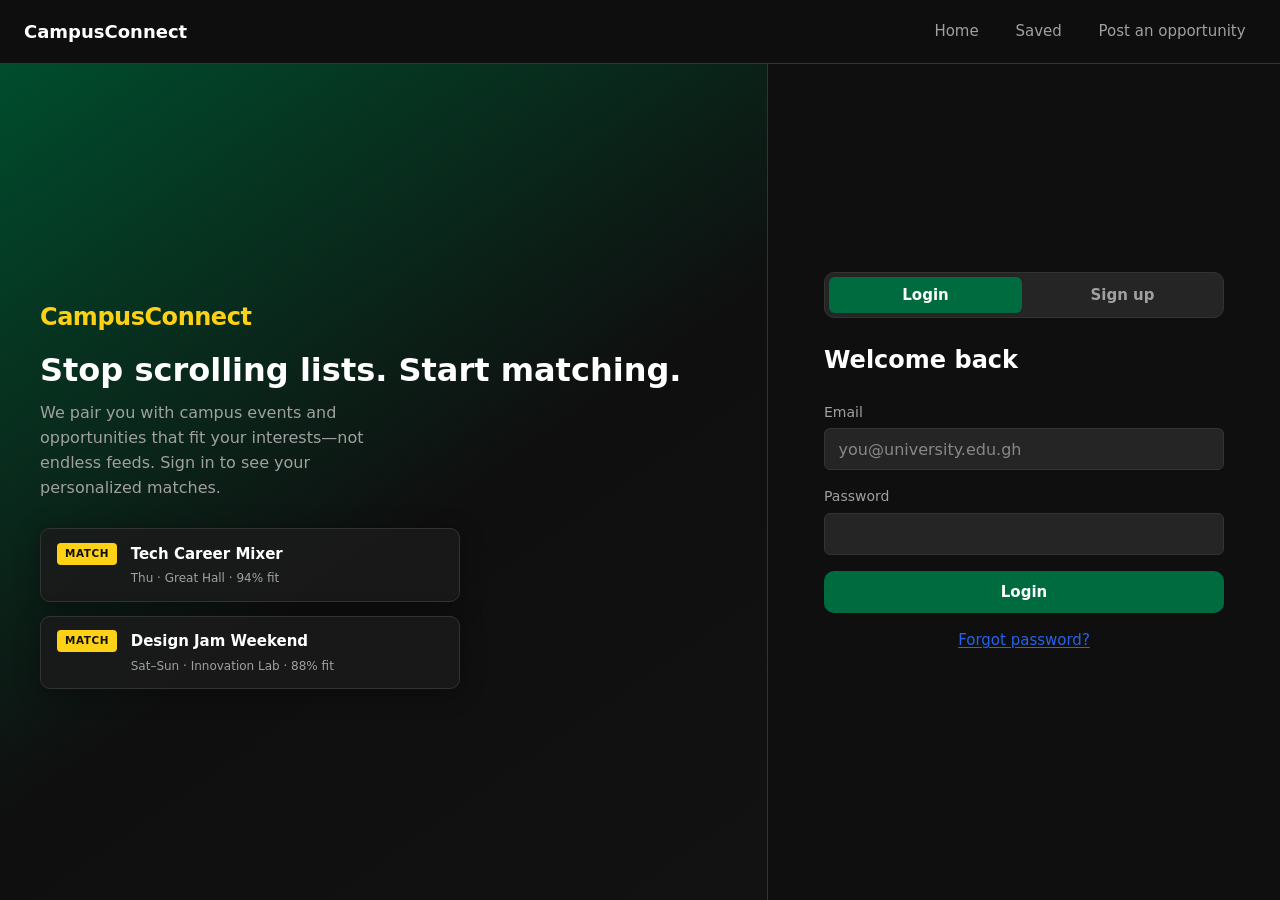
<file: index.html>
<!DOCTYPE html>
<html lang="en">
  <head>
    <meta charset="UTF-8" />
    <meta name="viewport" content="width=device-width, initial-scale=1.0" />
    <title>Dashboard — CampusConnect</title>
    <link rel="stylesheet" href="css/style.css" />
  </head>
  <body class="has-navbar">
    <header class="navbar">
      <a class="navbar__brand" href="index.html">CampusConnect</a>
      <nav aria-label="Main">
        <ul class="navbar__links">
          <li><a href="index.html" aria-current="page">Home</a></li>
          <li><a href="saved.html">Saved</a></li>
          <li><a href="login.html" id="navLogout">Logout</a></li>
        </ul>
      </nav>
    </header>

    <main class="dashboard container">
      <section class="dashboard-hero" aria-labelledby="userName">
        <div id="userAvatar" class="user-avatar" aria-hidden="true">KW</div>
        <div class="dashboard-hero__text">
          <h1 id="userName">Welcome back, Kwame!</h1>
          <p id="userInstitution">KNUST • Computer Science</p>
        </div>
      </section>

      <section class="filter-bar" aria-label="Filter events">
        <div class="filter-bar__scroll">
          <button type="button" class="filter-btn is-active" data-filter="all">All</button>
          <button type="button" class="filter-btn" data-filter="workshop">Workshops</button>
          <button type="button" class="filter-btn" data-filter="internship">Internships</button>
          <button type="button" class="filter-btn" data-filter="scholarship">Scholarships</button>
          <button type="button" class="filter-btn" data-filter="competition">Competitions</button>
          <button type="button" class="filter-btn" data-filter="seminar">Seminars</button>
          <button type="button" class="filter-btn" data-filter="networking">Networking</button>
        </div>
      </section>

      <div id="loading" class="dashboard__loading">
        <div class="spinner" aria-hidden="true"></div>
        <span>Loading your matches…</span>
      </div>

      <div id="content" hidden>
        <div id="eventsGrid" class="events-grid"></div>
      </div>

      <div id="emptyState" class="empty-state" hidden>
        <div class="empty-state__icon" aria-hidden="true">📭</div>
        <h2 class="empty-state__title">No events found</h2>
        <p class="empty-state__hint">Try a different filter</p>
      </div>
    </main>

    <!--
      EVENT CARD TEMPLATE (clone for each event in JS):
      <article class="event-card" data-event-id="">
        <span class="event-card__match event-card__match--perfect|great|good">Perfect Match</span>
        <span class="event-card__category">WORKSHOP</span>
        <div class="event-card__body">
          <h3 class="event-card__title">Event title</h3>
          <div class="event-card__meta">
            <span>📅 Sat, Mar 12</span>
            <span>📍 In-person</span>
          </div>
          <p class="event-card__desc">Short description text that may span multiple lines and is truncated in the UI.</p>
          <div class="event-card__tags">
            <span class="event-card__tag">Tech</span>
            <span class="event-card__tag">Engineering</span>
          </div>
          <div class="event-card__actions">
            <a class="btn btn-primary btn-small" href="event.html">View Details</a>
            <button type="button" class="btn btn-secondary btn-small" data-action="save">☆ Save</button>
          </div>
        </div>
      </article>
    -->

    <script src="js/insforge-runtime.js"></script>
    <script src="js/auth.js"></script>
    <script src="js/matching.js"></script>
    <script src="js/events.js"></script>
  </body>
</html>
</file>
<file: css/style.css>
/* Global layout, typography, and shared component styles — Campus Connect design system. */

/* -------------------------------------------------------------------------- */
/* Design tokens                                                              */
/* -------------------------------------------------------------------------- */

:root {
  --primary: #006b3f;
  --primary-dark: #004d2d;
  --secondary: #fcd116;
  --accent: #ce1126;
  --bg-dark: #0f0f0f;
  --bg-card: #1a1a1a;
  --bg-input: #252525;
  --text-primary: #ffffff;
  --text-secondary: #a0a0a0;
  --border: #333333;

  --radius-sm: 6px;
  --radius-md: 10px;
  --radius-lg: 14px;
  --shadow-card: 0 4px 24px rgba(0, 0, 0, 0.35);
  --shadow-card-hover: 0 8px 32px rgba(0, 0, 0, 0.45);
  --transition: 0.2s ease;
  --navbar-height: 64px;
}

/* -------------------------------------------------------------------------- */
/* Reset & base                                                               */
/* -------------------------------------------------------------------------- */

*,
*::before,
*::after {
  box-sizing: border-box;
}

html {
  -webkit-text-size-adjust: 100%;
}

body {
  margin: 0;
  min-height: 100vh;
  font-family: system-ui, -apple-system, BlinkMacSystemFont, "Segoe UI", Roboto,
    sans-serif;
  font-size: 16px;
  line-height: 1.5;
  color: var(--text-primary);
  background-color: var(--bg-dark);
}

img,
svg {
  display: block;
  max-width: 100%;
  height: auto;
}

a {
  color: var(--secondary);
  text-decoration: none;
}

a:hover {
  text-decoration: underline;
}

button {
  font-family: inherit;
  cursor: pointer;
}

input,
textarea,
select {
  font-family: inherit;
  font-size: 1rem;
}

/* Space for fixed navbar */
body.has-navbar {
  padding-top: var(--navbar-height);
}

/* -------------------------------------------------------------------------- */
/* Layout: container                                                          */
/* -------------------------------------------------------------------------- */

.container {
  width: 100%;
  max-width: 1200px;
  margin-left: auto;
  margin-right: auto;
  padding-left: 1rem;
  padding-right: 1rem;
}

@media (min-width: 768px) {
  .container {
    padding-left: 1.5rem;
    padding-right: 1.5rem;
  }
}

/* -------------------------------------------------------------------------- */
/* Buttons                                                                    */
/* -------------------------------------------------------------------------- */

.btn {
  display: inline-flex;
  align-items: center;
  justify-content: center;
  gap: 0.5rem;
  padding: 0.65rem 1.25rem;
  font-size: 0.9375rem;
  font-weight: 600;
  line-height: 1.2;
  border: 2px solid transparent;
  border-radius: var(--radius-md);
  background: transparent;
  color: var(--text-primary);
  transition: background var(--transition), border-color var(--transition),
    color var(--transition), box-shadow var(--transition);
}

.btn:disabled {
  opacity: 0.5;
  cursor: not-allowed;
}

.btn-primary {
  background: var(--primary);
  color: var(--text-primary);
  border-color: var(--primary);
}

.btn-primary:hover:not(:disabled) {
  background: var(--primary-dark);
  border-color: var(--primary-dark);
}

.btn-secondary {
  background: transparent;
  color: var(--text-primary);
  border-color: var(--border);
}

.btn-secondary:hover:not(:disabled) {
  border-color: var(--primary);
  color: var(--secondary);
}

.btn-small {
  padding: 0.4rem 0.85rem;
  font-size: 0.8125rem;
  border-radius: var(--radius-sm);
}

.btn--full {
  width: 100%;
}

/* -------------------------------------------------------------------------- */
/* Form inputs                                                                */
/* -------------------------------------------------------------------------- */

label {
  display: block;
  margin-bottom: 0.35rem;
  font-size: 0.875rem;
  font-weight: 500;
  color: var(--text-secondary);
}

input[type="text"],
input[type="email"],
input[type="password"],
input[type="search"],
input[type="url"],
input[type="tel"],
input[type="number"],
input[type="date"],
input[type="time"],
textarea,
select {
  width: 100%;
  padding: 0.65rem 0.85rem;
  color: var(--text-primary);
  background-color: var(--bg-input);
  border: 1px solid var(--border);
  border-radius: var(--radius-sm);
  outline: none;
  transition: border-color var(--transition), box-shadow var(--transition);
}

textarea {
  min-height: 120px;
  resize: vertical;
}

input:focus,
textarea:focus,
select:focus {
  border-color: var(--primary);
  box-shadow: 0 0 0 3px rgba(0, 107, 63, 0.35);
}

input::placeholder,
textarea::placeholder {
  color: var(--text-secondary);
  opacity: 0.8;
}

.form-group {
  margin-bottom: 1rem;
}

/* -------------------------------------------------------------------------- */
/* Cards                                                                      */
/* -------------------------------------------------------------------------- */

.card {
  background: var(--bg-card);
  border: 1px solid var(--border);
  border-radius: var(--radius-lg);
  padding: 1.25rem;
  transition: box-shadow var(--transition), border-color var(--transition);
}

.card:hover {
  box-shadow: var(--shadow-card-hover);
  border-color: #404040;
}

.card-title {
  margin: 0 0 0.5rem;
  font-size: 1.125rem;
  font-weight: 600;
}

.card-body {
  color: var(--text-secondary);
  font-size: 0.9375rem;
}

/* -------------------------------------------------------------------------- */
/* Navbar                                                                     */
/* -------------------------------------------------------------------------- */

.navbar {
  position: fixed;
  top: 0;
  left: 0;
  right: 0;
  z-index: 1000;
  display: flex;
  align-items: center;
  justify-content: space-between;
  height: var(--navbar-height);
  padding: 0 1rem;
  background: rgba(15, 15, 15, 0.92);
  backdrop-filter: blur(10px);
  border-bottom: 1px solid var(--border);
}

@media (min-width: 768px) {
  .navbar {
    padding: 0 1.5rem;
  }
}

.navbar__brand {
  font-weight: 700;
  font-size: 1.125rem;
  color: var(--text-primary);
  text-decoration: none;
}

.navbar__brand:hover {
  color: var(--secondary);
  text-decoration: none;
}

.navbar__links {
  display: flex;
  align-items: center;
  gap: 0.5rem;
  list-style: none;
  margin: 0;
  padding: 0;
}

@media (min-width: 768px) {
  .navbar__links {
    gap: 1rem;
  }
}

.navbar__links a {
  display: block;
  padding: 0.5rem 0.65rem;
  font-size: 0.9375rem;
  font-weight: 500;
  color: var(--text-secondary);
  text-decoration: none;
  border-radius: var(--radius-sm);
  transition: color var(--transition), background var(--transition);
}

.navbar__links a:hover,
.navbar__links a[aria-current="page"] {
  color: var(--text-primary);
  background: rgba(255, 255, 255, 0.06);
  text-decoration: none;
}

/* -------------------------------------------------------------------------- */
/* Progress bar (dots)                                                        */
/* -------------------------------------------------------------------------- */

.progress-dots {
  display: flex;
  align-items: center;
  justify-content: center;
  gap: 0.5rem;
  padding: 1rem 0;
}

.progress-dot {
  width: 10px;
  height: 10px;
  border-radius: 50%;
  background: var(--border);
  border: none;
  padding: 0;
  cursor: default;
  transition: background var(--transition), transform var(--transition);
}

.progress-dot.is-active {
  background: var(--primary);
  transform: scale(1.15);
}

.progress-dot[role="button"] {
  cursor: pointer;
}

/* -------------------------------------------------------------------------- */
/* Checkbox / radio as pills                                                  */
/* -------------------------------------------------------------------------- */

.checkbox-group,
.radio-group {
  display: flex;
  flex-wrap: wrap;
  gap: 0.5rem;
}

.checkbox-item,
.radio-item {
  position: relative;
}

.checkbox-item input,
.radio-item input {
  position: absolute;
  opacity: 0;
  width: 0;
  height: 0;
}

.checkbox-item label,
.radio-item label {
  display: inline-flex;
  align-items: center;
  margin: 0;
  padding: 0.5rem 1rem;
  font-size: 0.875rem;
  font-weight: 500;
  color: var(--text-secondary);
  background: var(--bg-input);
  border: 2px solid var(--border);
  border-radius: 999px;
  cursor: pointer;
  transition: border-color var(--transition), background var(--transition),
    color var(--transition);
}

.checkbox-item input:checked + label,
.radio-item input:checked + label,
.checkbox-item.selected label,
.radio-item.selected label {
  color: var(--text-primary);
  background: rgba(0, 107, 63, 0.25);
  border-color: var(--primary);
}

.checkbox-item input:focus-visible + label,
.radio-item input:focus-visible + label {
  outline: 2px solid var(--primary);
  outline-offset: 2px;
}

/* -------------------------------------------------------------------------- */
/* Event cards                                                                */
/* -------------------------------------------------------------------------- */

.event-grid,
.events-grid {
  display: grid;
  grid-template-columns: 1fr;
  gap: 1.25rem;
}

@media (min-width: 768px) {
  .event-grid,
  .events-grid {
    grid-template-columns: repeat(2, 1fr);
  }
}

@media (min-width: 1024px) {
  .event-grid,
  .events-grid {
    grid-template-columns: repeat(3, 1fr);
  }
}

.event-card {
  display: flex;
  flex-direction: column;
  background: var(--bg-card);
  border: 1px solid var(--border);
  border-radius: var(--radius-lg);
  overflow: hidden;
  transition: box-shadow var(--transition), border-color var(--transition);
}

.event-card:hover {
  box-shadow: var(--shadow-card);
  border-color: #404040;
}

.event-card__match {
  display: inline-block;
  align-self: flex-start;
  margin: 1rem 1rem 0;
  padding: 0.25rem 0.6rem;
  font-size: 0.6875rem;
  font-weight: 700;
  letter-spacing: 0.04em;
  text-transform: uppercase;
  border-radius: var(--radius-sm);
}

.event-card__match--perfect {
  color: #b8f0d4;
  background: rgba(0, 107, 63, 0.35);
  border: 1px solid rgba(0, 107, 63, 0.65);
}

.event-card__match--great {
  color: var(--bg-dark);
  background: var(--secondary);
  border: 1px solid rgba(252, 209, 22, 0.6);
}

.event-card__match--good {
  color: var(--text-secondary);
  background: var(--bg-input);
  border: 1px solid var(--border);
}

.event-card__category {
  display: inline-block;
  align-self: flex-start;
  margin: 0 1rem 0;
  padding: 0.25rem 0.65rem;
  font-size: 0.75rem;
  font-weight: 700;
  letter-spacing: 0.04em;
  text-transform: uppercase;
  color: var(--bg-dark);
  background: var(--secondary);
  border-radius: var(--radius-sm);
}

.event-card__body {
  padding: 0.75rem 1rem 1rem;
  flex: 1;
  display: flex;
  flex-direction: column;
}

.event-card__desc {
  margin: 0 0 0.75rem;
  font-size: 0.875rem;
  line-height: 1.45;
  color: var(--text-secondary);
  display: -webkit-box;
  -webkit-line-clamp: 3;
  -webkit-box-orient: vertical;
  overflow: hidden;
}

.event-card__title {
  margin: 0 0 0.5rem;
  font-size: 1.125rem;
  font-weight: 600;
  line-height: 1.3;
  color: var(--text-primary);
}

.event-card__meta {
  display: flex;
  flex-wrap: wrap;
  gap: 0.75rem;
  margin: 0 0 0.75rem;
  font-size: 0.8125rem;
  color: var(--text-secondary);
}

.event-card__meta span {
  display: inline-flex;
  align-items: center;
  gap: 0.35rem;
}

.event-card__tags {
  display: flex;
  flex-wrap: wrap;
  gap: 0.35rem;
  margin-bottom: 1rem;
}

.event-card__tag {
  padding: 0.2rem 0.5rem;
  font-size: 0.75rem;
  color: var(--text-secondary);
  background: var(--bg-input);
  border-radius: var(--radius-sm);
}

.event-card__actions {
  display: flex;
  flex-wrap: wrap;
  gap: 0.5rem;
  margin-top: auto;
}

/* -------------------------------------------------------------------------- */
/* Generic responsive grid                                                    */
/* -------------------------------------------------------------------------- */

.grid {
  display: grid;
  grid-template-columns: 1fr;
  gap: 1.25rem;
}

@media (min-width: 768px) {
  .grid--2-3 {
    grid-template-columns: repeat(2, 1fr);
  }
}

@media (min-width: 1024px) {
  .grid--2-3 {
    grid-template-columns: repeat(3, 1fr);
  }
}

/* -------------------------------------------------------------------------- */
/* Loading spinner                                                            */
/* -------------------------------------------------------------------------- */

.spinner {
  width: 40px;
  height: 40px;
  margin: 2rem auto;
  border: 3px solid var(--border);
  border-top-color: var(--primary);
  border-radius: 50%;
  animation: spinner-rotate 0.75s linear infinite;
}

.spinner--sm {
  width: 24px;
  height: 24px;
  border-width: 2px;
  margin: 0;
}

@keyframes spinner-rotate {
  to {
    transform: rotate(360deg);
  }
}

/* -------------------------------------------------------------------------- */
/* Alerts                                                                     */
/* -------------------------------------------------------------------------- */

.alert {
  padding: 0.85rem 1rem;
  border-radius: var(--radius-md);
  font-size: 0.9375rem;
  border: 1px solid transparent;
}

.alert-error {
  color: #ffb4b4;
  background: rgba(206, 17, 38, 0.15);
  border-color: rgba(206, 17, 38, 0.45);
}

.alert-success {
  color: #b8f0d4;
  background: rgba(0, 107, 63, 0.2);
  border-color: rgba(0, 107, 63, 0.5);
}

/* -------------------------------------------------------------------------- */
/* Two-column auth layout                                                     */
/* -------------------------------------------------------------------------- */

.auth-layout {
  display: grid;
  min-height: 100vh;
  grid-template-columns: 1fr;
}

@media (min-width: 1024px) {
  .auth-layout {
    grid-template-columns: 1fr 1fr;
  }

  /* Login: ~60% hero / ~40% form */
  .auth-layout--60-40 {
    grid-template-columns: 3fr 2fr;
  }
}

/* Login page: hero + form stack on small screens; hero always shown */
.login-page.auth-layout {
  min-height: calc(100vh - var(--navbar-height));
}

.login-page .auth-hero {
  display: flex;
  justify-content: center;
  min-height: 0;
}

.login-page .auth-form-wrap {
  align-items: flex-start;
  padding-top: 2rem;
}

@media (min-width: 1024px) {
  .login-page .auth-hero,
  .login-page .auth-form-wrap {
    min-height: calc(100vh - var(--navbar-height));
  }

  .login-page .auth-hero {
    justify-content: center;
  }

  .login-page .auth-form-wrap {
    align-items: center;
    padding-top: 0;
  }
}

/* Auth tabs (login / signup) */
.auth-tabs {
  display: flex;
  gap: 0.25rem;
  margin-bottom: 1.5rem;
  padding: 0.25rem;
  background: var(--bg-input);
  border-radius: var(--radius-md);
  border: 1px solid var(--border);
}

.auth-tabs__btn {
  flex: 1;
  padding: 0.55rem 0.75rem;
  font-size: 0.9375rem;
  font-weight: 600;
  color: var(--text-secondary);
  background: transparent;
  border: none;
  border-radius: var(--radius-sm);
  cursor: pointer;
  transition: color var(--transition), background var(--transition);
}

.auth-tabs__btn:hover {
  color: var(--text-primary);
}

.auth-tabs__btn[aria-selected="true"] {
  color: var(--text-primary);
  background: var(--primary);
}

.auth-panel {
  width: 100%;
  max-width: 400px;
}

.login-hero__logo {
  font-size: 1.5rem;
  font-weight: 800;
  color: var(--secondary);
  letter-spacing: -0.02em;
  margin-bottom: 1rem;
}

.login-hero__tagline {
  margin: 0 0 0.75rem;
  font-size: clamp(1.5rem, 3.5vw, 2rem);
  font-weight: 700;
  line-height: 1.2;
}

.login-hero__desc {
  margin: 0 0 1.75rem;
  max-width: 36ch;
  font-size: 1rem;
  color: var(--text-secondary);
  line-height: 1.55;
}

.login-hero__previews {
  display: flex;
  flex-direction: column;
  gap: 0.85rem;
  width: 100%;
  max-width: 420px;
}

.preview-match {
  display: flex;
  align-items: flex-start;
  gap: 0.85rem;
  padding: 0.85rem 1rem;
  background: rgba(26, 26, 26, 0.85);
  border: 1px solid var(--border);
  border-radius: var(--radius-md);
  box-shadow: var(--shadow-card);
}

.preview-match__badge {
  flex-shrink: 0;
  padding: 0.2rem 0.5rem;
  font-size: 0.65rem;
  font-weight: 700;
  text-transform: uppercase;
  letter-spacing: 0.06em;
  color: var(--bg-dark);
  background: var(--secondary);
  border-radius: 4px;
}

.preview-match__body {
  flex: 1;
  min-width: 0;
}

.preview-match__title {
  margin: 0 0 0.25rem;
  font-size: 0.9375rem;
  font-weight: 600;
  color: var(--text-primary);
}

.preview-match__meta {
  margin: 0;
  font-size: 0.75rem;
  color: var(--text-secondary);
}

.role-badge {
  display: inline-flex;
  align-items: center;
  padding: 0.35rem 0.75rem;
  margin-bottom: 1rem;
  font-size: 0.8125rem;
  font-weight: 600;
  color: var(--secondary);
  background: rgba(0, 107, 63, 0.25);
  border: 1px solid var(--primary);
  border-radius: 999px;
}

.back-link {
  display: inline-block;
  margin-bottom: 1rem;
  font-size: 0.875rem;
  font-weight: 500;
  color: var(--text-secondary);
  background: none;
  border: none;
  padding: 0;
  cursor: pointer;
  font-family: inherit;
}

.back-link:hover {
  color: var(--secondary);
  text-decoration: underline;
}

.signup-role__subtext {
  margin: 0 0 1.5rem;
  font-size: 1rem;
  line-height: 1.5;
  color: var(--text-secondary);
  max-width: none;
}

.auth-hero {
  display: none;
  flex-direction: column;
  justify-content: center;
  padding: 2rem 2.5rem;
  background: linear-gradient(
    145deg,
    var(--primary-dark) 0%,
    var(--bg-dark) 55%,
    #121212 100%
  );
  border-bottom: 1px solid var(--border);
}

@media (min-width: 1024px) {
  .auth-hero {
    display: flex;
    border-bottom: none;
    border-right: 1px solid var(--border);
  }
}

.auth-hero__title {
  margin: 0 0 0.75rem;
  font-size: clamp(1.75rem, 4vw, 2.25rem);
  font-weight: 700;
  line-height: 1.2;
}

.auth-hero__subtitle {
  margin: 0;
  max-width: 28ch;
  font-size: 1rem;
  color: var(--text-secondary);
}

.auth-form-wrap {
  display: flex;
  align-items: center;
  justify-content: center;
  padding: 2rem 1.5rem;
}

@media (min-width: 768px) {
  .auth-form-wrap {
    padding: 2.5rem 2rem;
  }
}

.auth-form {
  width: 100%;
  max-width: 400px;
}

.auth-form__title {
  margin: 0 0 1.5rem;
  font-size: 1.5rem;
  font-weight: 700;
}

.auth-form__footer {
  margin: 1rem 0 0;
  text-align: center;
  font-size: 0.9375rem;
}

.auth-form__inline-link {
  color: var(--color-primary, #2563eb);
  text-decoration: underline;
  text-underline-offset: 2px;
}

.auth-form__inline-link:hover {
  text-decoration: none;
}

.auth-form__back {
  margin-bottom: 1rem;
}

.hidden {
  display: none !important;
}

/* Mobile: show compact hero strip */
@media (max-width: 1023px) {
  .auth-hero--mobile-visible {
    display: flex;
    padding: 1.5rem 1.25rem;
  }
}

/* -------------------------------------------------------------------------- */
/* Role selection cards                                                       */
/* -------------------------------------------------------------------------- */

.role-cards {
  display: grid;
  grid-template-columns: 1fr;
  gap: 1rem;
}

@media (min-width: 768px) {
  .role-cards {
    grid-template-columns: repeat(2, 1fr);
  }
}

.role-card {
  display: flex;
  flex-direction: column;
  align-items: flex-start;
  gap: 0.75rem;
  padding: 1.25rem 1.35rem;
  text-align: left;
  background: var(--bg-card);
  border: 2px solid var(--border);
  border-radius: var(--radius-lg);
  color: inherit;
  cursor: pointer;
  transition: border-color var(--transition), background var(--transition),
    box-shadow var(--transition);
}

.role-card:hover {
  border-color: var(--primary);
  box-shadow: var(--shadow-card);
}

.role-card:focus-visible {
  outline: 2px solid var(--primary);
  outline-offset: 3px;
}

.role-card.is-selected {
  border-color: var(--primary);
  background: rgba(0, 107, 63, 0.12);
}

.role-card__icon {
  width: 48px;
  height: 48px;
  display: flex;
  align-items: center;
  justify-content: center;
  font-size: 1.5rem;
  background: var(--bg-input);
  border-radius: var(--radius-md);
}

.role-card__title {
  margin: 0;
  font-size: 1.125rem;
  font-weight: 700;
}

.role-card__desc {
  margin: 0;
  font-size: 0.875rem;
  color: var(--text-secondary);
  line-height: 1.45;
}

/* -------------------------------------------------------------------------- */
/* Onboarding wizard                                                          */
/* -------------------------------------------------------------------------- */

.navbar__link--disabled {
  pointer-events: none;
  opacity: 0.45;
  cursor: not-allowed;
  color: var(--text-secondary) !important;
}

.navbar__link--disabled:hover {
  background: transparent !important;
}

.wizard-page {
  padding: 1.5rem 1rem 3rem;
  min-height: calc(100vh - var(--navbar-height));
}

.wizard-card {
  width: 100%;
  max-width: 600px;
  margin: 0 auto;
  padding: 1.75rem 1.5rem 2rem;
  background: var(--bg-card);
  border: 1px solid var(--border);
  border-radius: var(--radius-lg);
  box-shadow: var(--shadow-card);
}

.wizard-card__heading {
  margin: 0 0 0.35rem;
  font-size: 1.375rem;
  font-weight: 700;
  line-height: 1.25;
}

.wizard-card__subtext {
  margin: 0 0 1.25rem;
  font-size: 0.9375rem;
  color: var(--text-secondary);
}

.progress-steps {
  display: flex;
  justify-content: space-between;
  align-items: flex-start;
  gap: 0.35rem;
  margin-bottom: 1.75rem;
  padding: 0 0.25rem;
}

.progress-step-col {
  flex: 1;
  display: flex;
  flex-direction: column;
  align-items: center;
  gap: 0.35rem;
  min-width: 0;
}

.progress-step {
  width: 12px;
  height: 12px;
  border-radius: 50%;
  background: var(--border);
  flex-shrink: 0;
  transition: background var(--transition), transform var(--transition), opacity var(--transition);
}

.progress-step.active {
  background: var(--primary);
  transform: scale(1.2);
  box-shadow: 0 0 0 3px rgba(0, 107, 63, 0.35);
}

.progress-step.completed {
  background: var(--primary);
  opacity: 0.85;
}

.progress-step-label {
  font-size: 0.625rem;
  font-weight: 500;
  color: var(--text-secondary);
  text-align: center;
  line-height: 1.2;
  text-transform: uppercase;
  letter-spacing: 0.04em;
}

.wizard-step {
  margin-bottom: 0.5rem;
}

.wizard-step[hidden] {
  display: none !important;
}

.step-error {
  margin: 0.75rem 0 0;
  min-height: 1.25rem;
  font-size: 0.875rem;
  color: #ffb4b4;
}

.step-error:empty {
  display: none;
}

.wizard-nav {
  display: flex;
  justify-content: space-between;
  align-items: center;
  gap: 1rem;
  margin-top: 1.75rem;
  padding-top: 1rem;
  border-top: 1px solid var(--border);
}

.wizard-nav__spacer {
  flex: 1;
  min-width: 0;
}

.wizard-nav .btn {
  min-width: 7rem;
}

/* -------------------------------------------------------------------------- */
/* Student dashboard                                                          */
/* -------------------------------------------------------------------------- */

.dashboard {
  padding: 1.25rem 1rem 2.5rem;
  max-width: 1200px;
  margin: 0 auto;
}

.dashboard-hero {
  display: flex;
  flex-direction: column;
  align-items: flex-start;
  gap: 0.5rem;
  margin-bottom: 1.5rem;
}

@media (min-width: 768px) {
  .dashboard-hero {
    flex-direction: row;
    align-items: center;
    gap: 1.25rem;
  }
}

.user-avatar {
  width: 56px;
  height: 56px;
  flex-shrink: 0;
  display: flex;
  align-items: center;
  justify-content: center;
  font-size: 1.125rem;
  font-weight: 700;
  letter-spacing: 0.04em;
  color: var(--bg-dark);
  background: var(--secondary);
  border-radius: 50%;
}

.dashboard-hero__text {
  min-width: 0;
}

.dashboard-hero #userName {
  margin: 0;
  font-size: clamp(1.25rem, 3vw, 1.75rem);
  font-weight: 700;
  line-height: 1.2;
}

.dashboard-hero #userInstitution {
  margin: 0;
  font-size: 0.9375rem;
  color: var(--text-secondary);
}

.filter-bar {
  margin-bottom: 1.5rem;
  overflow: hidden;
}

.filter-bar__scroll {
  display: flex;
  flex-wrap: nowrap;
  gap: 0.5rem;
  overflow-x: auto;
  overflow-y: hidden;
  padding-bottom: 0.35rem;
  margin: 0 -0.25rem;
  padding-left: 0.25rem;
  padding-right: 0.25rem;
  -webkit-overflow-scrolling: touch;
  scrollbar-width: thin;
}

.filter-bar__scroll::-webkit-scrollbar {
  height: 6px;
}

.filter-bar__scroll::-webkit-scrollbar-thumb {
  background: var(--border);
  border-radius: 3px;
}

.filter-btn {
  flex-shrink: 0;
  padding: 0.5rem 1rem;
  font-size: 0.875rem;
  font-weight: 600;
  font-family: inherit;
  color: var(--text-secondary);
  background: var(--bg-card);
  border: 1px solid var(--border);
  border-radius: 999px;
  cursor: pointer;
  transition: border-color var(--transition), color var(--transition),
    background var(--transition);
}

.filter-btn:hover {
  color: var(--text-primary);
  border-color: #555;
}

.filter-btn.is-active {
  color: var(--text-primary);
  background: rgba(0, 107, 63, 0.3);
  border-color: var(--primary);
}

.dashboard__loading {
  display: flex;
  flex-direction: column;
  align-items: center;
  justify-content: center;
  gap: 1rem;
  min-height: 200px;
  color: var(--text-secondary);
  font-size: 0.9375rem;
}

.dashboard__loading[hidden] {
  display: none !important;
}

#content[hidden] {
  display: none !important;
}

.empty-state {
  display: flex;
  flex-direction: column;
  align-items: center;
  justify-content: center;
  text-align: center;
  gap: 0.5rem;
  padding: 3rem 1.5rem;
  color: var(--text-secondary);
}

.empty-state[hidden] {
  display: none !important;
}

.empty-state__icon {
  font-size: 2.5rem;
  line-height: 1;
  margin-bottom: 0.25rem;
}

.empty-state__title {
  margin: 0;
  font-size: 1.125rem;
  font-weight: 600;
  color: var(--text-primary);
}

.empty-state__hint {
  margin: 0;
  font-size: 0.9375rem;
  max-width: 28ch;
}

.container.container--narrow {
  max-width: 800px;
}

/* -------------------------------------------------------------------------- */
/* Event detail page                                                          */
/* -------------------------------------------------------------------------- */

.event-detail-page {
  padding-top: 1rem;
  padding-bottom: 3rem;
}

.event-detail__back {
  display: inline-block;
  margin-bottom: 1.25rem;
}

.event-detail__title {
  margin: 0.75rem 0 0.75rem;
  font-size: clamp(1.5rem, 4vw, 2rem);
  font-weight: 700;
  line-height: 1.2;
  color: var(--text-primary);
}

.event-detail__meta {
  display: flex;
  flex-wrap: wrap;
  gap: 0.75rem 1.25rem;
  font-size: 0.9375rem;
  color: var(--text-secondary);
}

.event-detail__meta span {
  display: inline-flex;
  align-items: center;
  gap: 0.35rem;
}

.event-detail__layout {
  display: grid;
  gap: 1.75rem;
  margin-top: 1.75rem;
}

@media (min-width: 768px) {
  .event-detail__layout {
    grid-template-columns: 1fr minmax(220px, 280px);
    align-items: start;
  }
}

.event-detail__section-title {
  margin: 0 0 1rem;
  font-size: 1.125rem;
  font-weight: 700;
}

.event-detail__description p {
  margin: 0 0 1rem;
  font-size: 1rem;
  line-height: 1.65;
  color: var(--text-secondary);
}

.event-detail__description p:last-child {
  margin-bottom: 0;
}

.event-detail__aside-title {
  margin: 0 0 1rem;
  font-size: 1rem;
  font-weight: 700;
}

.event-detail__dl {
  margin: 0;
}

.event-detail__dl dt {
  margin: 0 0 0.25rem;
  font-size: 0.75rem;
  font-weight: 600;
  text-transform: uppercase;
  letter-spacing: 0.05em;
  color: var(--text-secondary);
}

.event-detail__dl dd {
  margin: 0 0 1rem;
  font-size: 0.9375rem;
  color: var(--text-primary);
  line-height: 1.45;
}

.event-detail__dl dd:last-child {
  margin-bottom: 0;
}

.event-detail__tags {
  display: flex;
  flex-wrap: wrap;
  gap: 0.35rem;
}

.event-detail__tags .event-card__tag {
  margin: 0;
}

.event-detail__actions {
  display: flex;
  flex-wrap: wrap;
  gap: 0.75rem;
  margin-top: 2rem;
  padding-top: 1.5rem;
  border-top: 1px solid var(--border);
}

#eventContainer[hidden] {
  display: none !important;
}

#eventLoading[hidden] {
  display: none !important;
}

/* -------------------------------------------------------------------------- */
/* Saved events page                                                          */
/* -------------------------------------------------------------------------- */

.saved-page {
  padding: 1.25rem 1rem 2.5rem;
}

.saved-page__intro {
  margin-bottom: 1.5rem;
}

.saved-page__title {
  margin: 0 0 0.35rem;
  font-size: clamp(1.35rem, 3vw, 1.75rem);
  font-weight: 700;
}

.saved-page__subtext {
  margin: 0;
  font-size: 1rem;
  color: var(--text-secondary);
}

.empty-state__cta {
  margin-top: 1rem;
}

/* -------------------------------------------------------------------------- */
/* Submit (organizer) form                                                    */
/* -------------------------------------------------------------------------- */

.container.container--submit {
  max-width: 700px;
}

.submit-page {
  padding: 1.5rem 1rem 3rem;
}

.submit-card {
  padding: 1.75rem 1.5rem 2rem;
}

.submit-card__title {
  margin: 0 0 0.35rem;
  font-size: 1.5rem;
  font-weight: 700;
}

.submit-card__subtext {
  margin: 0 0 1.5rem;
  font-size: 1rem;
  color: var(--text-secondary);
}

.submit-fieldset {
  margin: 0 0 1.5rem;
  padding: 0;
  border: none;
}

.submit-legend {
  padding: 0;
  margin: 0 0 0.75rem;
  font-size: 0.8125rem;
  font-weight: 700;
  text-transform: uppercase;
  letter-spacing: 0.06em;
  color: var(--text-secondary);
}

.submit-targeting {
  margin: 0 0 1.5rem;
}

.submit-targeting__title {
  margin: 0 0 0.75rem;
  font-size: 1.125rem;
  font-weight: 700;
}

.submit-targeting__label {
  margin: 0 0 0.5rem;
  font-size: 0.875rem;
  font-weight: 600;
  color: var(--text-secondary);
}

.submit-targeting .checkbox-group {
  margin-bottom: 1.25rem;
}

.submit-actions {
  margin-bottom: 1rem;
}

#submitForm #submitSuccess,
#submitForm #submitError {
  margin-top: 1rem;
}

#submitForm #submitSuccess[hidden],
#submitForm #submitError[hidden] {
  display: none !important;
}
</file>
